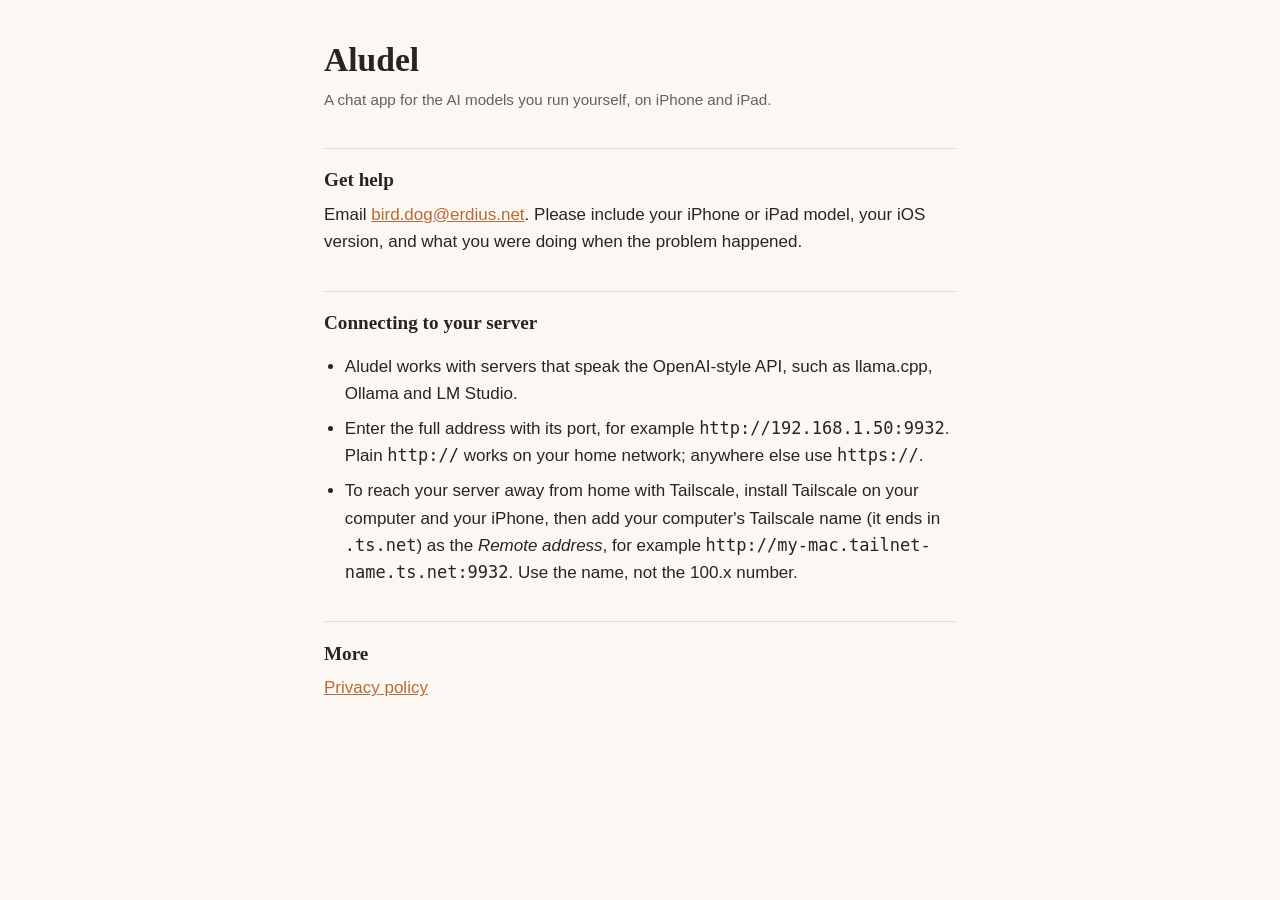
<file: index.html>
<!doctype html>
<html lang="en">
<head>
<meta charset="utf-8">
<meta name="viewport" content="width=device-width, initial-scale=1">
<title>Aludel Support</title>
<link rel="stylesheet" href="style.css">
</head>
<body>
<main>
<h1>Aludel</h1>
<p class="muted">A chat app for the AI models you run yourself, on iPhone and iPad.</p>

<h2>Get help</h2>
<p>Email <a href="mailto:bird.dog@erdius.net">bird.dog@erdius.net</a>. Please include your iPhone or iPad model, your iOS version, and what you were doing when the problem happened.</p>

<h2>Connecting to your server</h2>
<ul>
<li>Aludel works with servers that speak the OpenAI-style API, such as llama.cpp, Ollama and LM Studio.</li>
<li>Enter the full address with its port, for example <code>http://192.168.1.50:9932</code>. Plain <code>http://</code> works on your home network; anywhere else use <code>https://</code>.</li>
<li>To reach your server away from home with Tailscale, install Tailscale on your computer and your iPhone, then add your computer's Tailscale name (it ends in <code>.ts.net</code>) as the <em>Remote address</em>, for example <code>http://my-mac.tailnet-name.ts.net:9932</code>. Use the name, not the 100.x number.</li>
</ul>

<h2>More</h2>
<p><a href="privacy/">Privacy policy</a></p>
</main>
</body>
</html>
</file>
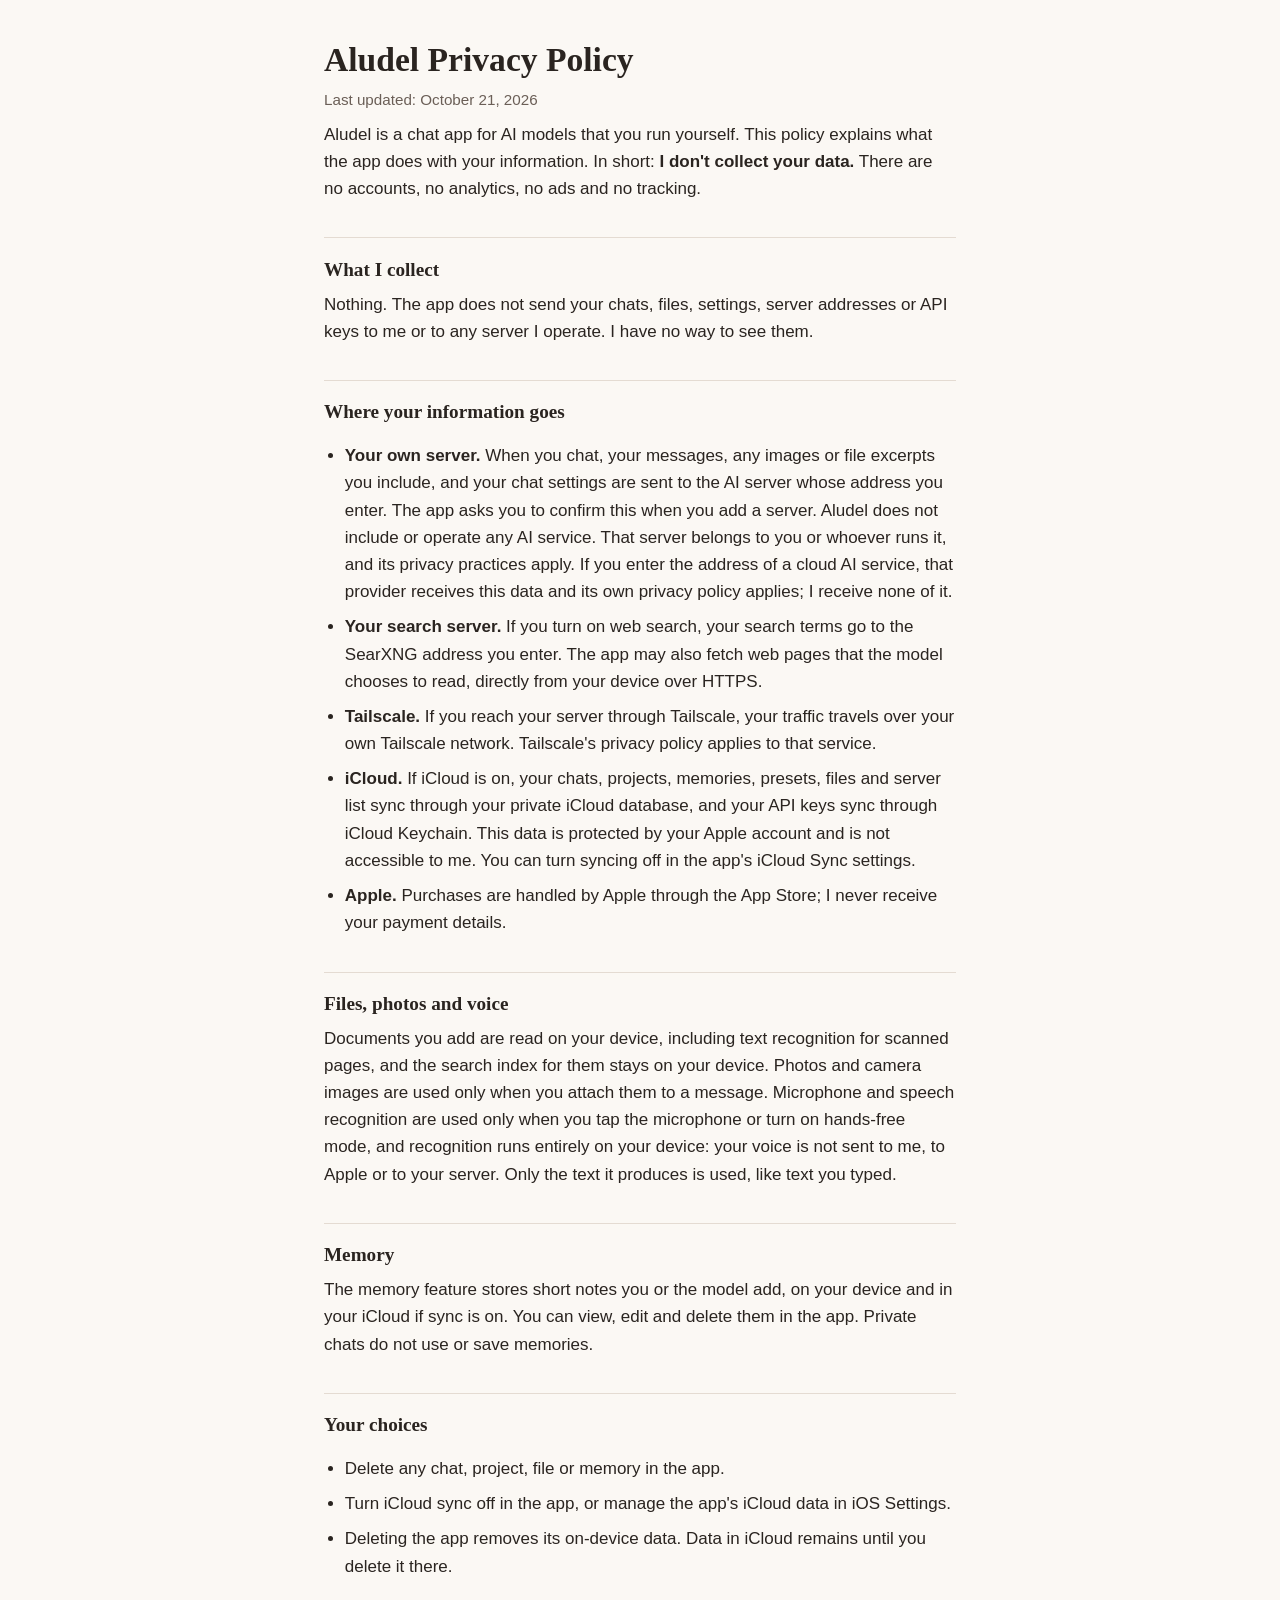
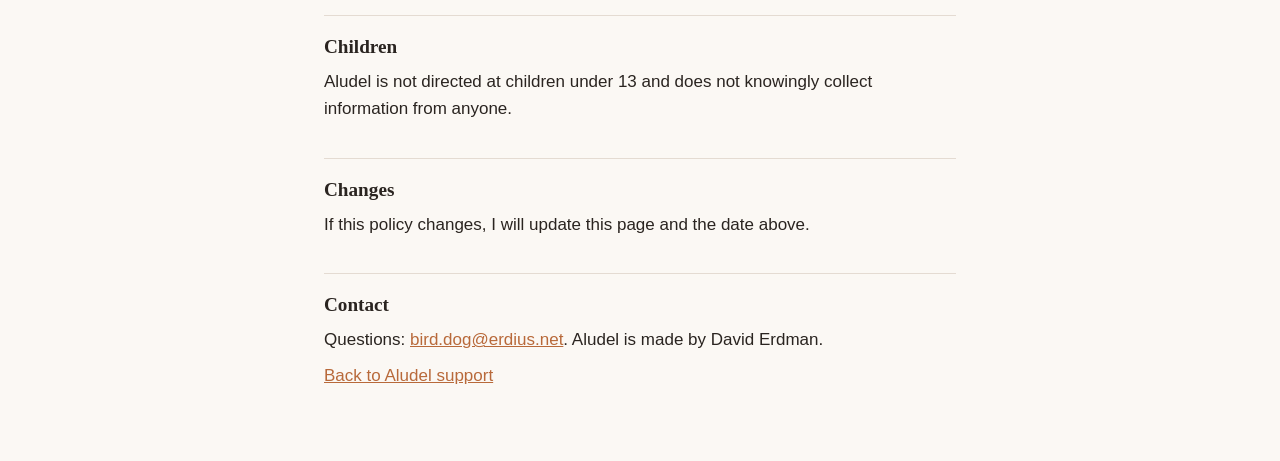
<file: privacy/index.html>
<!doctype html>
<html lang="en">
<head>
<meta charset="utf-8">
<meta name="viewport" content="width=device-width, initial-scale=1">
<title>Aludel Privacy Policy</title>
<link rel="stylesheet" href="../style.css">
</head>
<body>
<main>
<h1>Aludel Privacy Policy</h1>
<p class="muted">Last updated: October 21, 2026</p>

<p>Aludel is a chat app for AI models that you run yourself. This policy explains what the app does with your information. In short: <strong>I don't collect your data.</strong> There are no accounts, no analytics, no ads and no tracking.</p>

<h2>What I collect</h2>
<p>Nothing. The app does not send your chats, files, settings, server addresses or API keys to me or to any server I operate. I have no way to see them.</p>

<h2>Where your information goes</h2>
<ul>
<li><strong>Your own server.</strong> When you chat, your messages, any images or file excerpts you include, and your chat settings are sent to the AI server whose address you enter. The app asks you to confirm this when you add a server. Aludel does not include or operate any AI service. That server belongs to you or whoever runs it, and its privacy practices apply. If you enter the address of a cloud AI service, that provider receives this data and its own privacy policy applies; I receive none of it.</li>
<li><strong>Your search server.</strong> If you turn on web search, your search terms go to the SearXNG address you enter. The app may also fetch web pages that the model chooses to read, directly from your device over HTTPS.</li>
<li><strong>Tailscale.</strong> If you reach your server through Tailscale, your traffic travels over your own Tailscale network. Tailscale's privacy policy applies to that service.</li>
<li><strong>iCloud.</strong> If iCloud is on, your chats, projects, memories, presets, files and server list sync through your private iCloud database, and your API keys sync through iCloud Keychain. This data is protected by your Apple account and is not accessible to me. You can turn syncing off in the app's iCloud Sync settings.</li>
<li><strong>Apple.</strong> Purchases are handled by Apple through the App Store; I never receive your payment details.</li>
</ul>

<h2>Files, photos and voice</h2>
<p>Documents you add are read on your device, including text recognition for scanned pages, and the search index for them stays on your device. Photos and camera images are used only when you attach them to a message. Microphone and speech recognition are used only when you tap the microphone or turn on hands-free mode, and recognition runs entirely on your device: your voice is not sent to me, to Apple or to your server. Only the text it produces is used, like text you typed.</p>

<h2>Memory</h2>
<p>The memory feature stores short notes you or the model add, on your device and in your iCloud if sync is on. You can view, edit and delete them in the app. Private chats do not use or save memories.</p>

<h2>Your choices</h2>
<ul>
<li>Delete any chat, project, file or memory in the app.</li>
<li>Turn iCloud sync off in the app, or manage the app's iCloud data in iOS Settings.</li>
<li>Deleting the app removes its on-device data. Data in iCloud remains until you delete it there.</li>
</ul>

<h2>Children</h2>
<p>Aludel is not directed at children under 13 and does not knowingly collect information from anyone.</p>

<h2>Changes</h2>
<p>If this policy changes, I will update this page and the date above.</p>

<h2>Contact</h2>
<p>Questions: <a href="mailto:bird.dog@erdius.net">bird.dog@erdius.net</a>. Aludel is made by David Erdman.</p>

<p><a href="../">Back to Aludel support</a></p>
</main>
</body>
</html>
</file>
<file: style.css>
:root { --bg:#fbf8f4; --fg:#2a2420; --muted:#6b5f57; --accent:#b8693a; --rule:#e4dbd2; }
@media (prefers-color-scheme: dark) { :root { --bg:#14161d; --fg:#ece6df; --muted:#a79c92; --accent:#e0985f; --rule:#2c2f3a; } }
* { box-sizing: border-box; }
body { margin:0; background:var(--bg); color:var(--fg); font:17px/1.6 -apple-system, "SF Pro Text", "Helvetica Neue", Arial, sans-serif; }
main { max-width: 42rem; margin: 0 auto; padding: 2.5rem 1.25rem 4rem; }
h1 { font: 600 2.1rem/1.2 "New York", Georgia, serif; margin: 0 0 .25rem; }
h2 { font: 600 1.2rem/1.3 "New York", Georgia, serif; margin: 2.2rem 0 .4rem; padding-top: 1.2rem; border-top: 1px solid var(--rule); }
p, li { margin: .5rem 0; }
.muted { color: var(--muted); font-size: .95rem; }
a { color: var(--accent); }
ul { padding-left: 1.3rem; }
</file>
